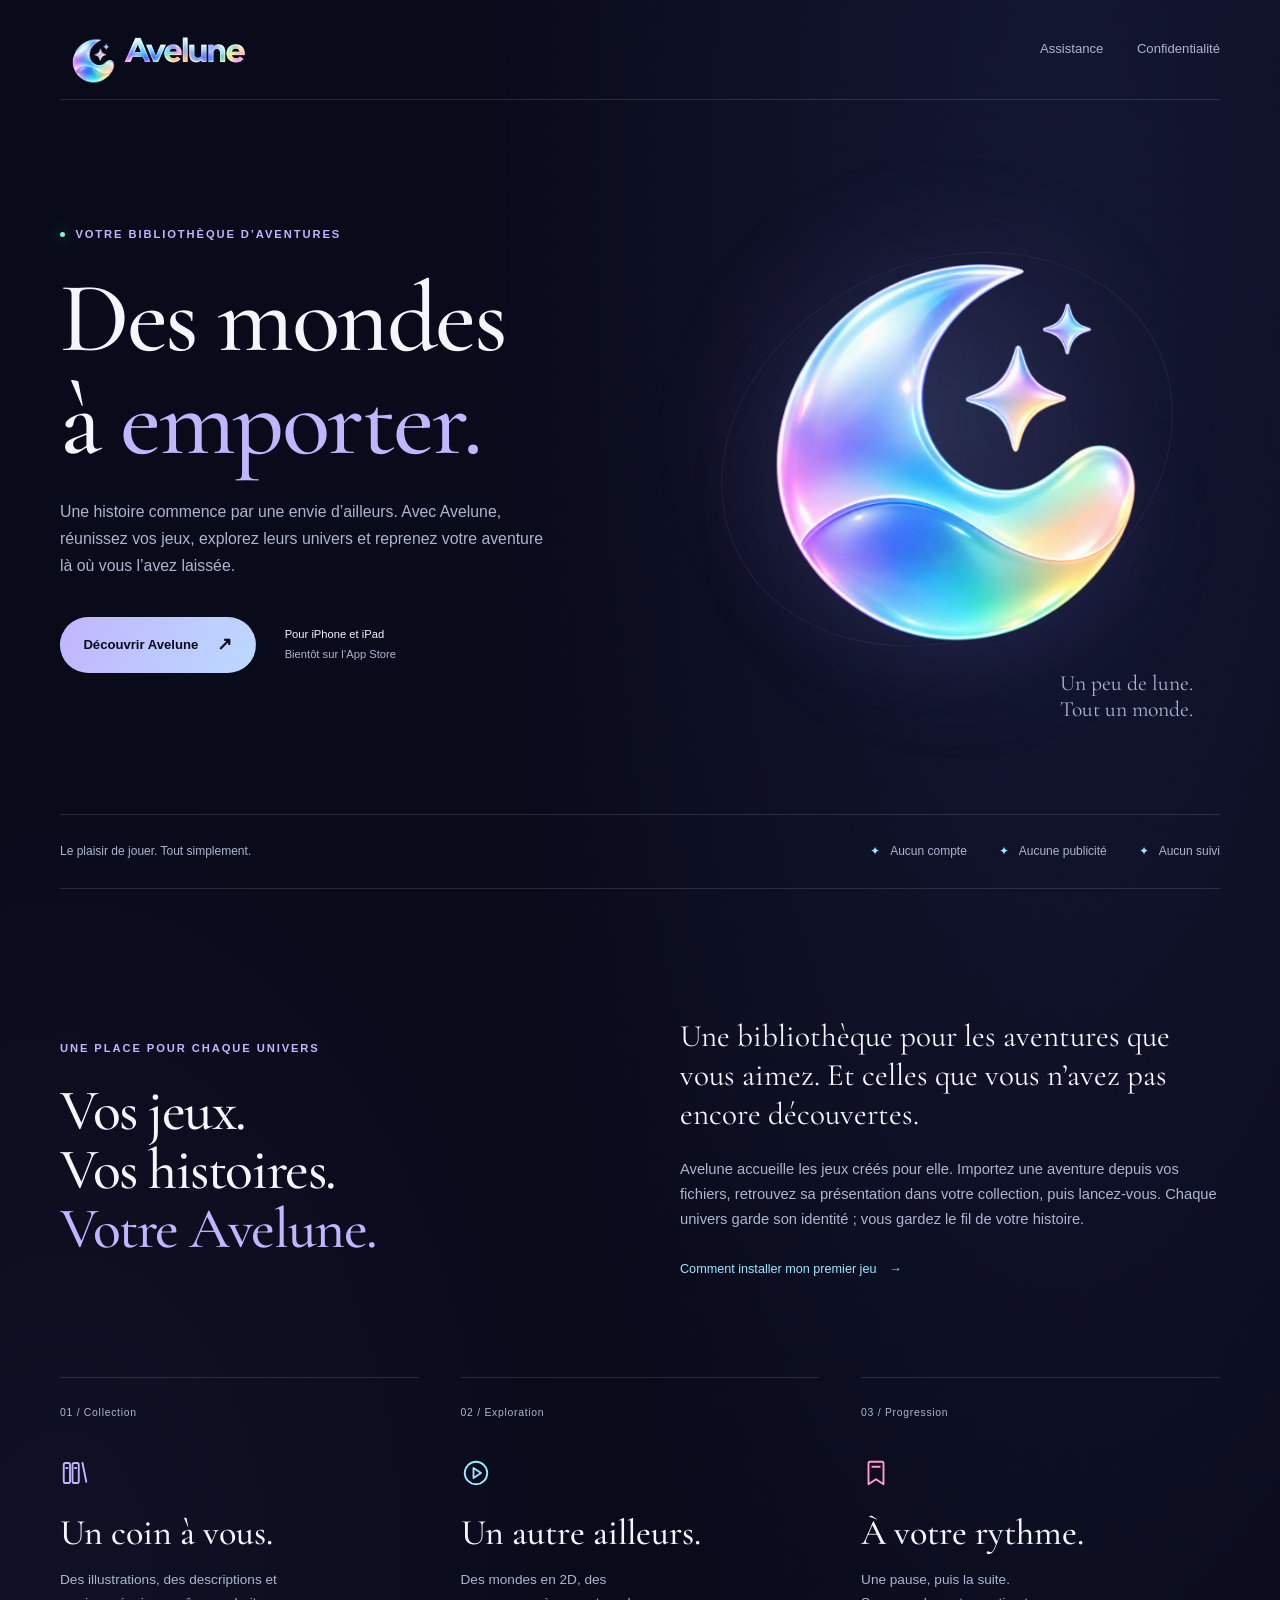
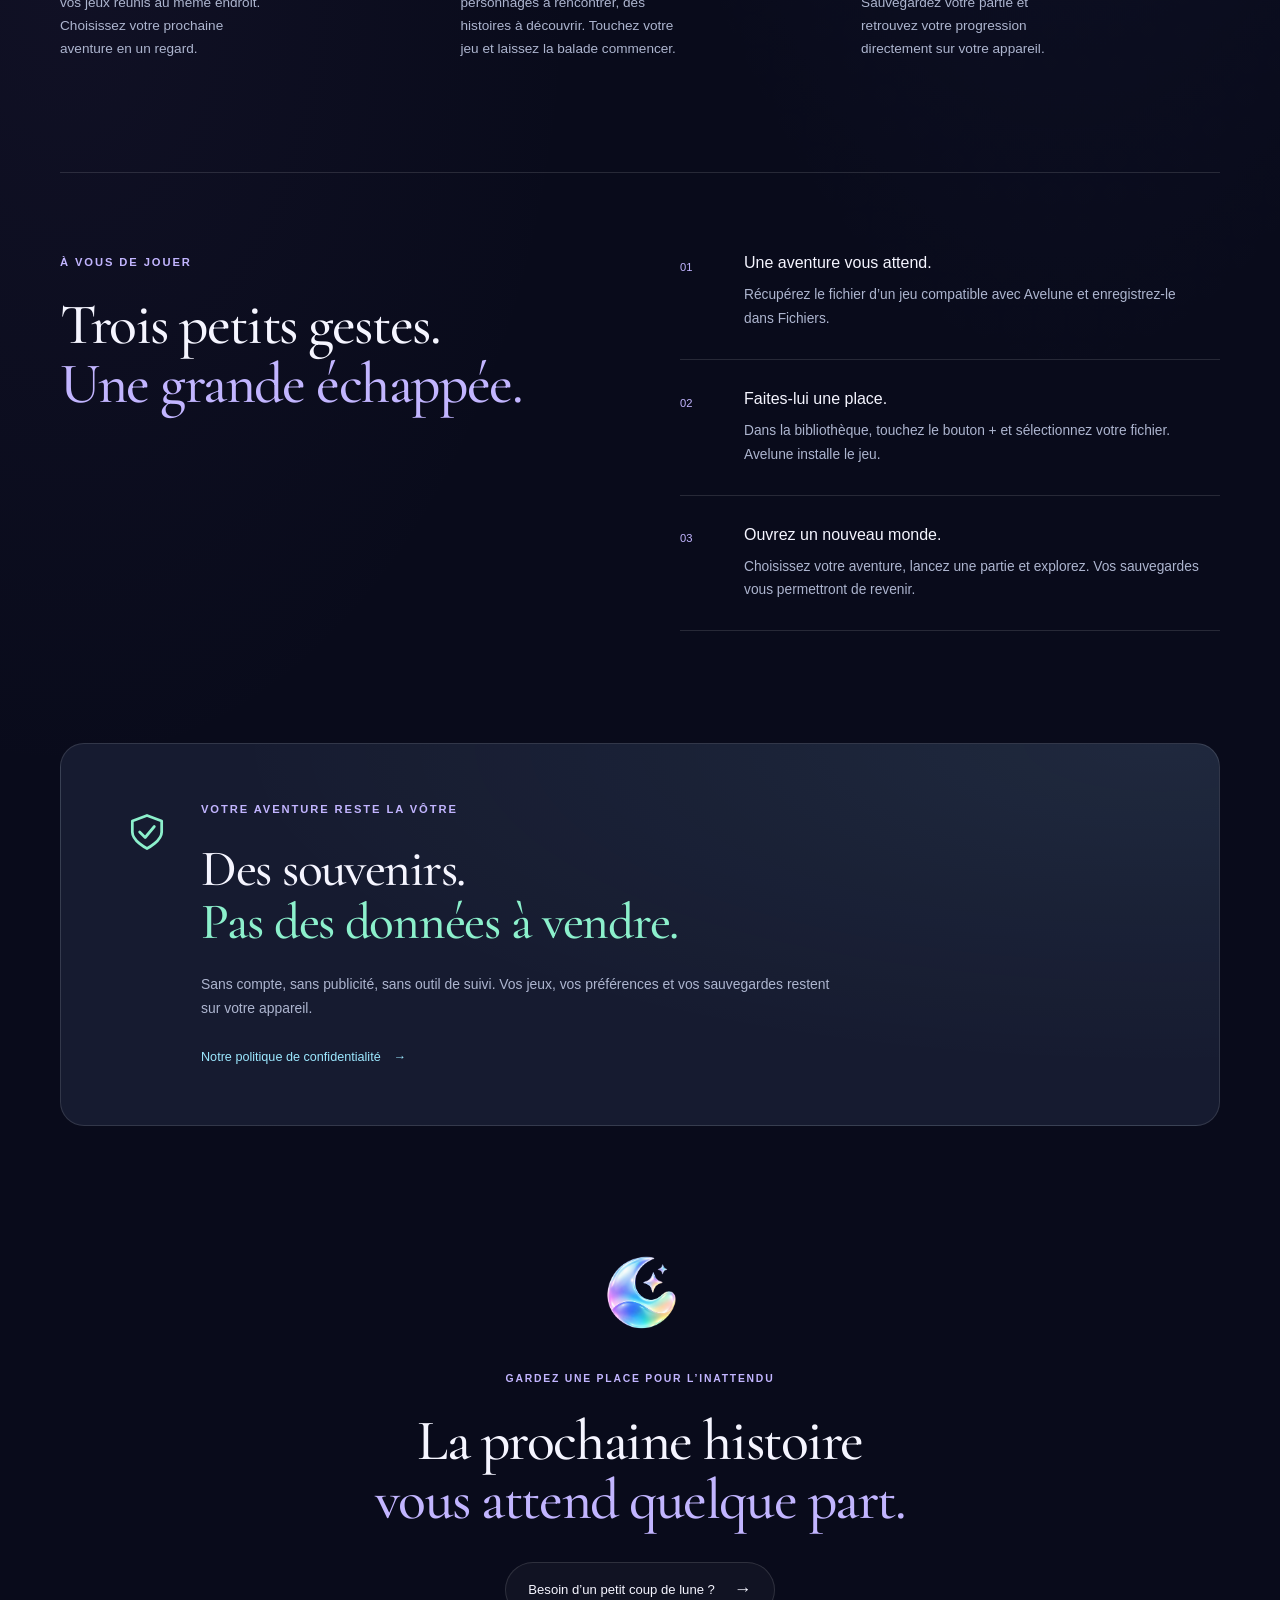
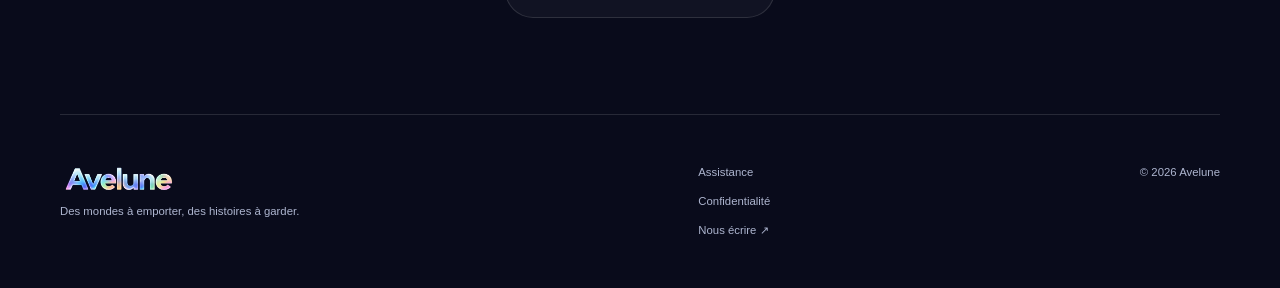
<file: index.html>
<!doctype html>
<html lang="fr">
  <head>
    <meta charset="utf-8">
    <meta name="viewport" content="width=device-width, initial-scale=1">
    <meta name="theme-color" content="#090b1b">
    <meta name="description" content="Vos aventures, réunies dans Avelune. Importez vos jeux, explorez leurs univers et retrouvez votre progression sur iPhone et iPad.">
    <meta property="og:type" content="website">
    <meta property="og:locale" content="fr_FR">
    <meta property="og:site_name" content="Avelune">
    <meta property="og:title" content="Avelune — Des mondes à emporter">
    <meta property="og:description" content="Une bibliothèque pour vos jeux. Une porte ouverte sur leurs univers. Découvrez Avelune sur iPhone et iPad.">
    <meta property="og:url" content="https://yoahnl.github.io/avelune/">
    <meta property="og:image" content="https://yoahnl.github.io/avelune/assets/brand/avelune-moon.png">
    <meta property="og:image:width" content="1254">
    <meta property="og:image:height" content="1254">
    <meta property="og:image:alt" content="La lune irisée et les étoiles d’Avelune">
    <meta name="twitter:card" content="summary_large_image">
    <meta name="twitter:title" content="Avelune — Des mondes à emporter">
    <meta name="twitter:description" content="Vos jeux, vos histoires, votre bibliothèque. Sur iPhone et iPad.">
    <meta name="twitter:image" content="https://yoahnl.github.io/avelune/assets/brand/avelune-moon.png">
    <link rel="canonical" href="https://yoahnl.github.io/avelune/">
    <link rel="icon" type="image/png" href="assets/brand/avelune-moon.png">
    <link rel="apple-touch-icon" href="assets/brand/avelune-moon.png">
    <link rel="preload" href="assets/fonts/cormorant-garamond-variable.ttf" as="font" type="font/ttf" crossorigin>
    <link rel="stylesheet" href="assets/site.css">
    <title>Avelune — Des mondes à emporter</title>
  </head>
  <body>
    <a class="skip-link" href="#contenu">Aller au contenu</a>
    <div class="site-shell">
      <header class="site-header">
        <a class="brand" href="./" aria-label="Avelune — Accueil">
          <span class="brand-symbol"><img src="assets/brand/avelune-moon.png" alt="" width="1254" height="1254"></span>
          <img class="brand-wordmark" src="assets/brand/avelune-wordmark.png" alt="" width="2172" height="724">
        </a>
        <nav class="site-nav" aria-label="Navigation principale">
          <a href="support/">Assistance</a>
          <a href="privacy/">Confidentialité</a>
        </nav>
      </header>

      <main id="contenu" tabindex="-1">
        <section class="hero section-wrap" aria-labelledby="hero-title">
          <div class="hero-copy">
            <p class="eyebrow"><span class="status-dot" aria-hidden="true"></span>Votre bibliothèque d’aventures</p>
            <h1 id="hero-title">Des mondes<br>à <em>emporter.</em></h1>
            <p class="hero-lead">Une histoire commence par une envie d’ailleurs. Avec Avelune, réunissez vos jeux, explorez leurs univers et reprenez votre aventure là où vous l’avez laissée.</p>
            <div class="hero-actions">
              <a class="primary-link" href="#decouvrir">Découvrir Avelune <span aria-hidden="true">↗</span></a>
              <span class="availability">Pour iPhone et iPad<br><span>Bientôt sur l’App Store</span></span>
            </div>
          </div>
          <div class="hero-visual" aria-hidden="true">
            <div class="moon-halo"></div>
            <div class="moon-orbit"></div>
            <img class="hero-moon" src="assets/brand/avelune-moon.png" alt="" width="1254" height="1254" fetchpriority="high">
            <span class="visual-caption">Un peu de lune.<br>Tout un monde.</span>
          </div>
        </section>

        <div class="reassurance section-wrap">
          <p>Le plaisir de jouer. Tout simplement.</p>
          <ul aria-label="Caractéristiques principales">
            <li><span aria-hidden="true">✦</span> Aucun compte</li>
            <li><span aria-hidden="true">✦</span> Aucune publicité</li>
            <li><span aria-hidden="true">✦</span> Aucun suivi</li>
          </ul>
        </div>

        <section class="intro section-wrap" id="decouvrir" aria-labelledby="intro-title">
          <div class="section-heading">
            <p class="eyebrow">Une place pour chaque univers</p>
            <h2 id="intro-title">Vos jeux.<br>Vos histoires.<br><em>Votre Avelune.</em></h2>
          </div>
          <div class="intro-copy">
            <p class="large-copy">Une bibliothèque pour les aventures que vous aimez. Et celles que vous n’avez pas encore découvertes.</p>
            <p>Avelune accueille les jeux créés pour elle. Importez une aventure depuis vos fichiers, retrouvez sa présentation dans votre collection, puis lancez-vous. Chaque univers garde son identité ; vous gardez le fil de votre histoire.</p>
            <a class="text-link" href="support/">Comment installer mon premier jeu <span aria-hidden="true">→</span></a>
          </div>
        </section>

        <section class="features section-wrap" aria-label="L’expérience Avelune">
          <article class="feature">
            <span class="feature-number">01 / Collection</span>
            <svg class="feature-icon" width="30" height="30" aria-hidden="true"><use href="assets/ui-icons.svg#library"></use></svg>
            <h3>Un coin à vous.</h3>
            <p>Des illustrations, des descriptions et vos jeux réunis au même endroit. Choisissez votre prochaine aventure en un regard.</p>
          </article>
          <article class="feature">
            <span class="feature-number">02 / Exploration</span>
            <svg class="feature-icon" width="30" height="30" aria-hidden="true"><use href="assets/ui-icons.svg#play"></use></svg>
            <h3>Un autre ailleurs.</h3>
            <p>Des mondes en 2D, des personnages à rencontrer, des histoires à découvrir. Touchez votre jeu et laissez la balade commencer.</p>
          </article>
          <article class="feature">
            <span class="feature-number">03 / Progression</span>
            <svg class="feature-icon" width="30" height="30" aria-hidden="true"><use href="assets/ui-icons.svg#bookmark"></use></svg>
            <h3>À votre rythme.</h3>
            <p>Une pause, puis la suite. Sauvegardez votre partie et retrouvez votre progression directement sur votre appareil.</p>
          </article>
        </section>

        <section class="steps section-wrap" aria-labelledby="steps-title">
          <div class="section-heading">
            <p class="eyebrow">À vous de jouer</p>
            <h2 id="steps-title">Trois petits gestes.<br><em>Une grande échappée.</em></h2>
          </div>
          <ol class="step-list">
            <li><span>01</span><div><h3>Une aventure vous attend.</h3><p>Récupérez le fichier d’un jeu compatible avec Avelune et enregistrez-le dans Fichiers.</p></div></li>
            <li><span>02</span><div><h3>Faites-lui une place.</h3><p>Dans la bibliothèque, touchez le bouton + et sélectionnez votre fichier. Avelune installe le jeu.</p></div></li>
            <li><span>03</span><div><h3>Ouvrez un nouveau monde.</h3><p>Choisissez votre aventure, lancez une partie et explorez. Vos sauvegardes vous permettront de revenir.</p></div></li>
          </ol>
        </section>

        <section class="privacy-promise section-wrap" aria-labelledby="privacy-title">
          <svg class="promise-icon" width="44" height="44" aria-hidden="true"><use href="assets/ui-icons.svg#shield"></use></svg>
          <div>
            <p class="eyebrow">Votre aventure reste la vôtre</p>
            <h2 id="privacy-title">Des souvenirs.<br><em>Pas des données à vendre.</em></h2>
            <p>Sans compte, sans publicité, sans outil de suivi. Vos jeux, vos préférences et vos sauvegardes restent sur votre appareil.</p>
            <a class="text-link" href="privacy/">Notre politique de confidentialité <span aria-hidden="true">→</span></a>
          </div>
        </section>

        <section class="closing section-wrap" aria-labelledby="closing-title">
          <img src="assets/brand/avelune-moon.png" alt="" width="1254" height="1254" loading="lazy">
          <p class="eyebrow">Gardez une place pour l’inattendu</p>
          <h2 id="closing-title">La prochaine histoire<br><em>vous attend quelque part.</em></h2>
          <a class="outline-link" href="support/">Besoin d’un petit coup de lune ? <span aria-hidden="true">→</span></a>
        </section>
      </main>

      <footer class="site-footer section-wrap">
        <div><a class="footer-brand" href="./" aria-label="Avelune — Accueil"><img src="assets/brand/avelune-wordmark.png" alt="Avelune" width="2172" height="724" loading="lazy"></a><p>Des mondes à emporter, des histoires à garder.</p></div>
        <nav aria-label="Navigation de pied de page"><a href="support/">Assistance</a><a href="privacy/">Confidentialité</a><a href="mailto:yoahn.l@me.com">Nous écrire <span aria-hidden="true">↗</span></a></nav>
        <p class="copyright">© 2026 Avelune</p>
      </footer>
    </div>
  </body>
</html>
</file>
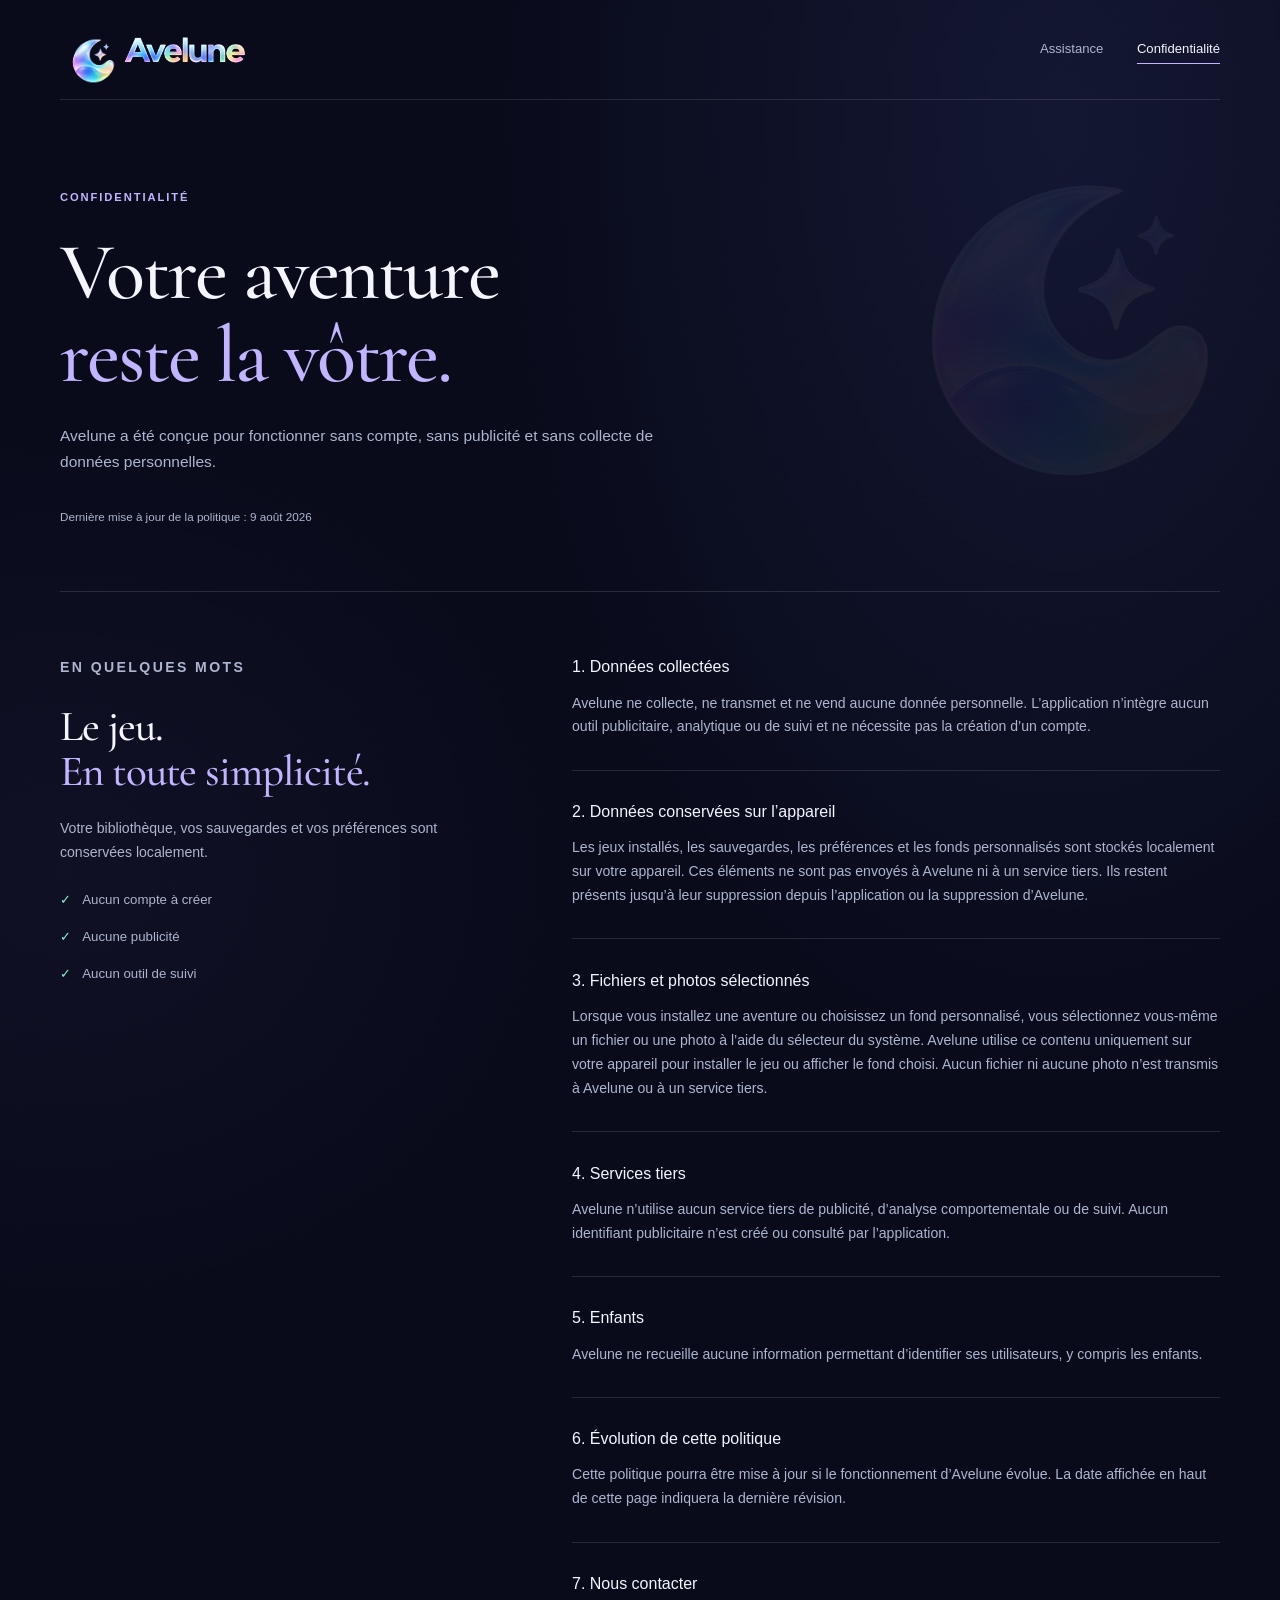
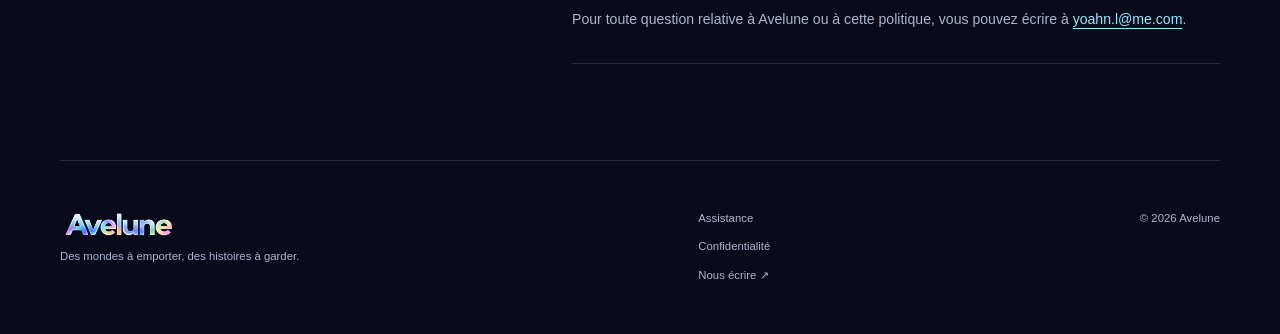
<file: privacy/index.html>
<!doctype html>
<html lang="fr">
  <head>
    <meta charset="utf-8">
    <meta name="viewport" content="width=device-width, initial-scale=1">
    <meta name="theme-color" content="#090b1b">
    <meta name="description" content="La politique de confidentialité d’Avelune : vos jeux, vos préférences et vos sauvegardes restent sur votre appareil.">
    <meta property="og:type" content="website">
    <meta property="og:locale" content="fr_FR">
    <meta property="og:site_name" content="Avelune">
    <meta property="og:title" content="Confidentialité · Avelune">
    <meta property="og:description" content="La politique de confidentialité d’Avelune : vos jeux, vos préférences et vos sauvegardes restent sur votre appareil.">
    <meta property="og:url" content="https://yoahnl.github.io/avelune/privacy/">
    <meta property="og:image" content="https://yoahnl.github.io/avelune/assets/brand/avelune-moon.png">
    <meta property="og:image:width" content="1254">
    <meta property="og:image:height" content="1254">
    <meta property="og:image:alt" content="La lune irisée et les étoiles d’Avelune">
    <meta name="twitter:card" content="summary_large_image">
    <meta name="twitter:image" content="https://yoahnl.github.io/avelune/assets/brand/avelune-moon.png">
    <link rel="canonical" href="https://yoahnl.github.io/avelune/privacy/">
    <link rel="icon" type="image/png" href="../assets/brand/avelune-moon.png">
    <link rel="apple-touch-icon" href="../assets/brand/avelune-moon.png">
    <link rel="preload" href="../assets/fonts/cormorant-garamond-variable.ttf" as="font" type="font/ttf" crossorigin>
    <link rel="stylesheet" href="../assets/site.css">
    <title>Confidentialité · Avelune</title>
  </head>
  <body>
    <a class="skip-link" href="#contenu">Aller au contenu</a>
    <div class="site-shell">
      <header class="site-header">
        <a class="brand" href="../" aria-label="Avelune — Accueil">
          <span class="brand-symbol"><img src="../assets/brand/avelune-moon.png" alt="" width="1254" height="1254"></span>
          <img class="brand-wordmark" src="../assets/brand/avelune-wordmark.png" alt="" width="2172" height="724">
        </a>
        <nav class="site-nav" aria-label="Navigation principale">
          <a href="../support/">Assistance</a>
          <a href="./" aria-current="page">Confidentialité</a>
        </nav>
      </header>
      <main id="contenu" tabindex="-1">
        <section class="page-hero section-wrap">
          <p class="eyebrow">Confidentialité</p>
          <h1>Votre aventure<br><em>reste la vôtre.</em></h1>
          <p>Avelune a été conçue pour fonctionner sans compte, sans publicité et sans collecte de données personnelles.</p>
          <p class="updated">Dernière mise à jour de la politique : 9 août 2026</p>
        </section>
        <article class="legal-content section-wrap" aria-label="Politique de confidentialité">
          <aside class="legal-summary">
            <p class="eyebrow">En quelques mots</p>
            <h2>Le jeu.<br><em>En toute simplicité.</em></h2>
            <p>Votre bibliothèque, vos sauvegardes et vos préférences sont conservées localement.</p>
            <ul><li>Aucun compte à créer</li><li>Aucune publicité</li><li>Aucun outil de suivi</li></ul>
          </aside>
          <div class="legal-sections">
          <section>
            <h2>1. Données collectées</h2>
            <p>Avelune ne collecte, ne transmet et ne vend aucune donnée personnelle. L’application n’intègre aucun outil publicitaire, analytique ou de suivi et ne nécessite pas la création d’un compte.</p>
          </section>
          <section>
            <h2>2. Données conservées sur l’appareil</h2>
            <p>Les jeux installés, les sauvegardes, les préférences et les fonds personnalisés sont stockés localement sur votre appareil. Ces éléments ne sont pas envoyés à Avelune ni à un service tiers. Ils restent présents jusqu’à leur suppression depuis l’application ou la suppression d’Avelune.</p>
          </section>
          <section>
            <h2>3. Fichiers et photos sélectionnés</h2>
            <p>Lorsque vous installez une aventure ou choisissez un fond personnalisé, vous sélectionnez vous-même un fichier ou une photo à l’aide du sélecteur du système. Avelune utilise ce contenu uniquement sur votre appareil pour installer le jeu ou afficher le fond choisi. Aucun fichier ni aucune photo n’est transmis à Avelune ou à un service tiers.</p>
          </section>
          <section>
            <h2>4. Services tiers</h2>
            <p>Avelune n’utilise aucun service tiers de publicité, d’analyse comportementale ou de suivi. Aucun identifiant publicitaire n’est créé ou consulté par l’application.</p>
          </section>
          <section>
            <h2>5. Enfants</h2>
            <p>Avelune ne recueille aucune information permettant d’identifier ses utilisateurs, y compris les enfants.</p>
          </section>
          <section>
            <h2>6. Évolution de cette politique</h2>
            <p>Cette politique pourra être mise à jour si le fonctionnement d’Avelune évolue. La date affichée en haut de cette page indiquera la dernière révision.</p>
          </section>
          <section>
            <h2>7. Nous contacter</h2>
            <p>Pour toute question relative à Avelune ou à cette politique, vous pouvez écrire à <a href="mailto:yoahn.l@me.com">yoahn.l@me.com</a>.</p>
          </section>
                  </div>
        </article>
      </main>
      <footer class="site-footer section-wrap">
        <div><a class="footer-brand" href="../" aria-label="Avelune — Accueil"><img src="../assets/brand/avelune-wordmark.png" alt="Avelune" width="2172" height="724" loading="lazy"></a><p>Des mondes à emporter, des histoires à garder.</p></div>
        <nav aria-label="Navigation de pied de page"><a href="../support/">Assistance</a><a href="../privacy/">Confidentialité</a><a href="mailto:yoahn.l@me.com">Nous écrire <span aria-hidden="true">↗</span></a></nav>
        <p class="copyright">© 2026 Avelune</p>
      </footer>
    </div>
  </body>
</html>
</file>
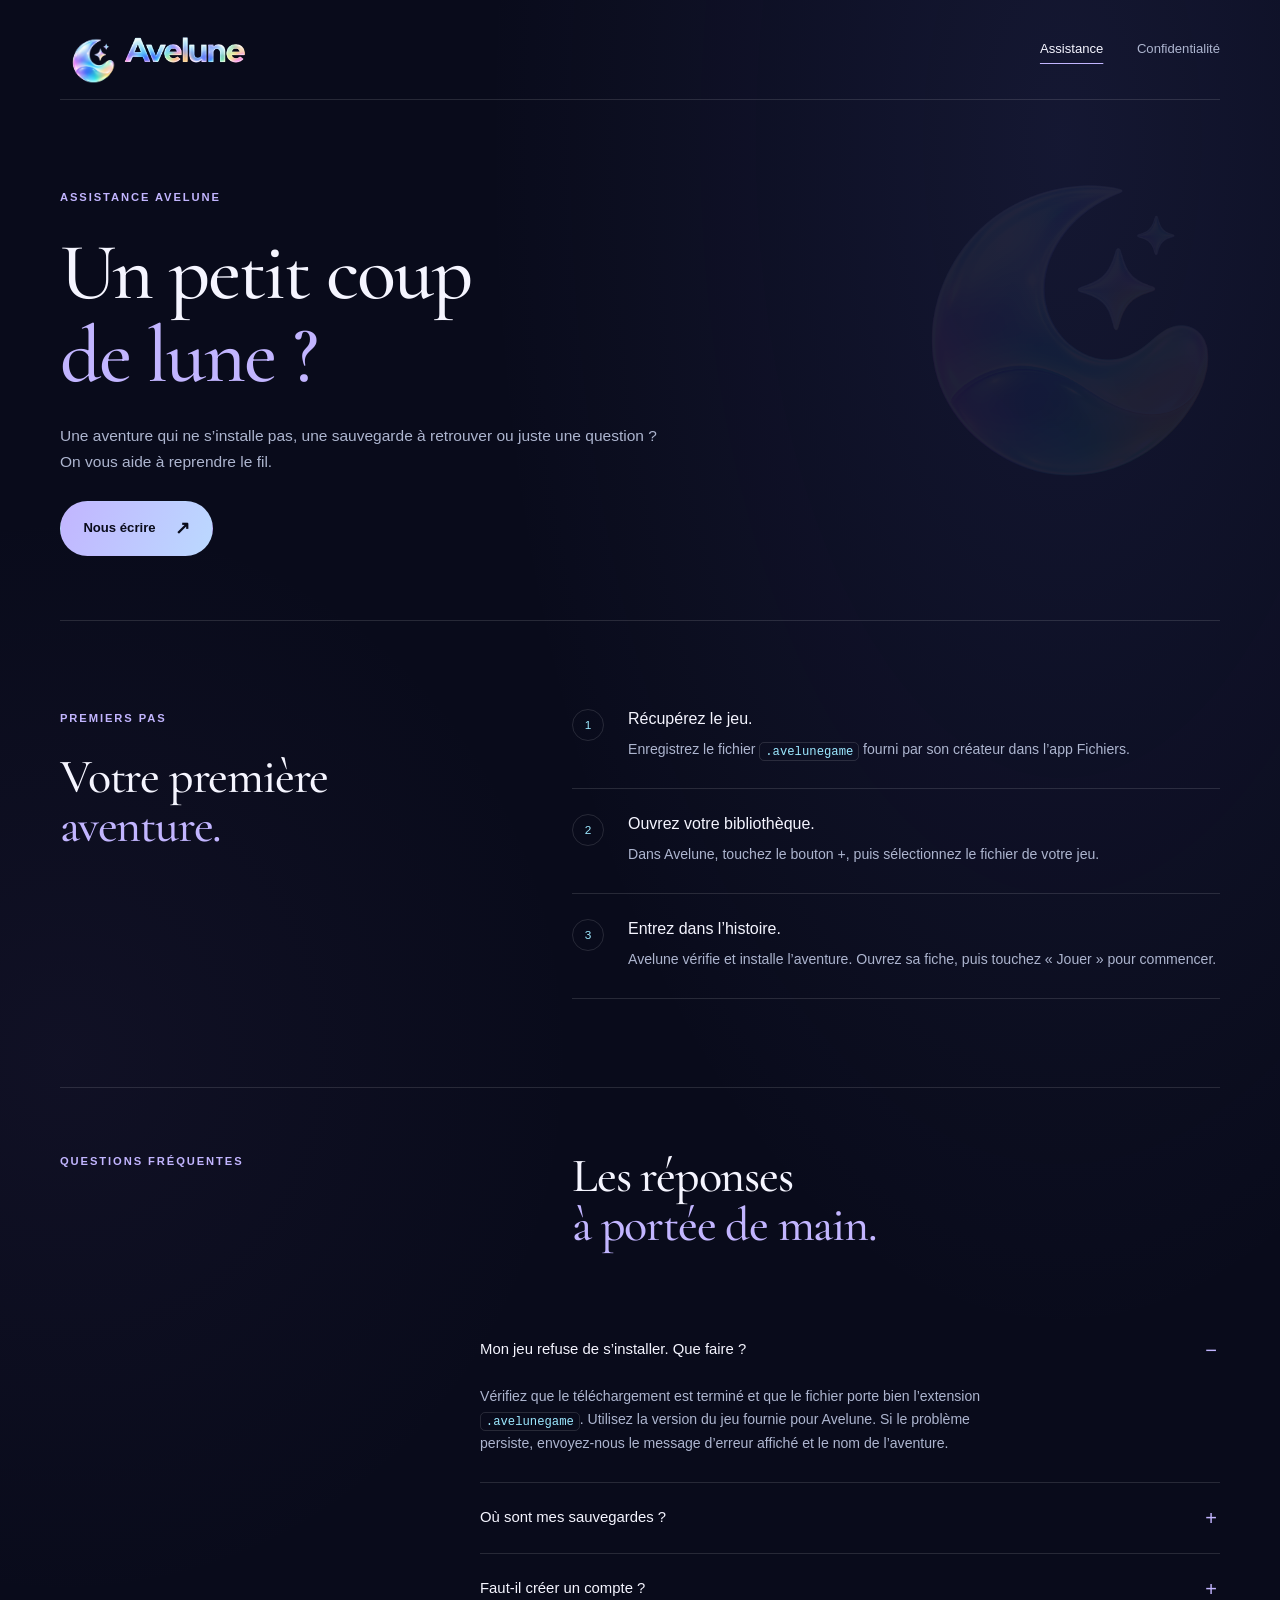
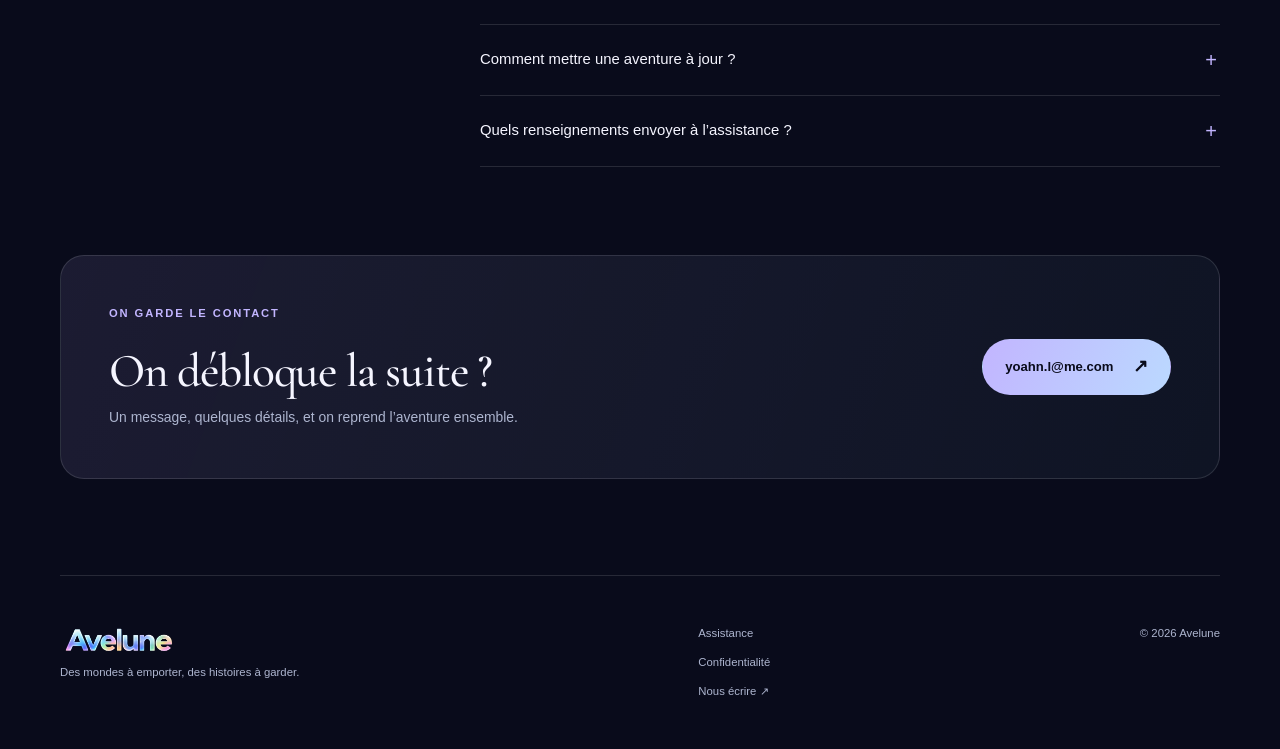
<file: support/index.html>
<!doctype html>
<html lang="fr">
  <head>
    <meta charset="utf-8">
    <meta name="viewport" content="width=device-width, initial-scale=1">
    <meta name="theme-color" content="#090b1b">
    <meta name="description" content="Un coup de main pour installer une aventure, retrouver vos sauvegardes et profiter d’Avelune sur iPhone et iPad.">
    <meta property="og:type" content="website">
    <meta property="og:locale" content="fr_FR">
    <meta property="og:site_name" content="Avelune">
    <meta property="og:title" content="Assistance · Avelune">
    <meta property="og:description" content="Un coup de main pour installer une aventure, retrouver vos sauvegardes et profiter d’Avelune sur iPhone et iPad.">
    <meta property="og:url" content="https://yoahnl.github.io/avelune/support/">
    <meta property="og:image" content="https://yoahnl.github.io/avelune/assets/brand/avelune-moon.png">
    <meta property="og:image:width" content="1254">
    <meta property="og:image:height" content="1254">
    <meta property="og:image:alt" content="La lune irisée et les étoiles d’Avelune">
    <meta name="twitter:card" content="summary_large_image">
    <meta name="twitter:image" content="https://yoahnl.github.io/avelune/assets/brand/avelune-moon.png">
    <link rel="canonical" href="https://yoahnl.github.io/avelune/support/">
    <link rel="icon" type="image/png" href="../assets/brand/avelune-moon.png">
    <link rel="apple-touch-icon" href="../assets/brand/avelune-moon.png">
    <link rel="preload" href="../assets/fonts/cormorant-garamond-variable.ttf" as="font" type="font/ttf" crossorigin>
    <link rel="stylesheet" href="../assets/site.css">
    <title>Assistance · Avelune</title>
  </head>
  <body>
    <a class="skip-link" href="#contenu">Aller au contenu</a>
    <div class="site-shell">
      <header class="site-header">
        <a class="brand" href="../" aria-label="Avelune — Accueil">
          <span class="brand-symbol"><img src="../assets/brand/avelune-moon.png" alt="" width="1254" height="1254"></span>
          <img class="brand-wordmark" src="../assets/brand/avelune-wordmark.png" alt="" width="2172" height="724">
        </a>
        <nav class="site-nav" aria-label="Navigation principale">
          <a href="./" aria-current="page">Assistance</a>
          <a href="../privacy/">Confidentialité</a>
        </nav>
      </header>
      <main id="contenu" tabindex="-1">
        <section class="page-hero section-wrap">
          <p class="eyebrow">Assistance Avelune</p>
          <h1>Un petit coup<br><em>de lune ?</em></h1>
          <p>Une aventure qui ne s’installe pas, une sauvegarde à retrouver ou juste une question ? On vous aide à reprendre le fil.</p>
          <a class="primary-link" href="mailto:yoahn.l@me.com?subject=Assistance%20Avelune">Nous écrire <span aria-hidden="true">↗</span></a>
        </section>

        <section class="support-layout section-wrap" aria-labelledby="first-steps">
          <div class="content-heading">
            <p class="eyebrow">Premiers pas</p>
            <h2 id="first-steps">Votre première<br><em>aventure.</em></h2>
          </div>
          <ol class="instruction-list">
            <li><span>1</span><div><h3>Récupérez le jeu.</h3><p>Enregistrez le fichier <code>.avelunegame</code> fourni par son créateur dans l’app Fichiers.</p></div></li>
            <li><span>2</span><div><h3>Ouvrez votre bibliothèque.</h3><p>Dans Avelune, touchez le bouton +, puis sélectionnez le fichier de votre jeu.</p></div></li>
            <li><span>3</span><div><h3>Entrez dans l’histoire.</h3><p>Avelune vérifie et installe l’aventure. Ouvrez sa fiche, puis touchez « Jouer » pour commencer.</p></div></li>
          </ol>
        </section>

        <section class="faq section-wrap" aria-labelledby="faq-title">
          <div class="section-heading">
            <p class="eyebrow">Questions fréquentes</p>
            <h2 id="faq-title">Les réponses<br><em>à portée de main.</em></h2>
          </div>
          <div class="faq-list">
            <details open><summary>Mon jeu refuse de s’installer. Que faire ?</summary><p>Vérifiez que le téléchargement est terminé et que le fichier porte bien l’extension <code>.avelunegame</code>. Utilisez la version du jeu fournie pour Avelune. Si le problème persiste, envoyez-nous le message d’erreur affiché et le nom de l’aventure.</p></details>
            <details><summary>Où sont mes sauvegardes ?</summary><p>Elles sont conservées sur votre appareil. Depuis l’accueil du jeu, « Continuer » reprend la dernière partie ; « Charger » permet de retrouver une sauvegarde. Pensez à sauvegarder depuis le menu de votre aventure avant de la quitter. Supprimer Avelune peut aussi supprimer ses données locales.</p></details>
            <details><summary>Faut-il créer un compte ?</summary><p>Non. Avelune fonctionne sans inscription ni connexion à un compte. Votre bibliothèque et votre progression restent sur votre appareil.</p></details>
            <details><summary>Comment mettre une aventure à jour ?</summary><p>Récupérez le nouveau fichier fourni par le créateur, puis importez-le avec le bouton + de la bibliothèque. Avelune vérifie le paquet avant l’installation. Si une incompatibilité est signalée, contactez le créateur du jeu ou notre assistance avec le message affiché.</p></details>
            <details><summary>Quels renseignements envoyer à l’assistance ?</summary><p>Indiquez votre modèle d’iPhone ou d’iPad, votre version d’iOS ou d’iPadOS, la version d’Avelune et le nom du jeu concerné. Décrivez les étapes qui provoquent le problème et joignez, si possible, une capture du message d’erreur.</p></details>
          </div>
        </section>

        <section class="contact-card section-wrap">
          <div><p class="eyebrow">On garde le contact</p><h2>On débloque la suite ?</h2><p>Un message, quelques détails, et on reprend l’aventure ensemble.</p></div>
          <a class="primary-link" href="mailto:yoahn.l@me.com?subject=Assistance%20Avelune">yoahn.l@me.com <span aria-hidden="true">↗</span></a>
        </section>
      </main>
      <footer class="site-footer section-wrap">
        <div><a class="footer-brand" href="../" aria-label="Avelune — Accueil"><img src="../assets/brand/avelune-wordmark.png" alt="Avelune" width="2172" height="724" loading="lazy"></a><p>Des mondes à emporter, des histoires à garder.</p></div>
        <nav aria-label="Navigation de pied de page"><a href="../support/">Assistance</a><a href="../privacy/">Confidentialité</a><a href="mailto:yoahn.l@me.com">Nous écrire <span aria-hidden="true">↗</span></a></nav>
        <p class="copyright">© 2026 Avelune</p>
      </footer>
    </div>
  </body>
</html>
</file>
<file: assets/site.css>
@font-face {
  font-family: "Cormorant Garamond";
  src: url("fonts/cormorant-garamond-variable.ttf") format("truetype");
  font-style: normal;
  font-weight: 300 700;
  font-display: swap;
}

:root {
  color-scheme: dark;
  --night: #090b1b;
  --surface: #161b30;
  --raised: #1f243d;
  --ink: #f5f5ff;
  --muted: #adb5cf;
  --lilac: #c2b5ff;
  --cyan: #9ce8ff;
  --rose: #ff9ecc;
  --mint: #8cf0cc;
  --line: rgba(255, 255, 255, 0.12);
  --display: "Cormorant Garamond", Georgia, serif;
  --body: -apple-system, BlinkMacSystemFont, "Segoe UI", sans-serif;
}

* { box-sizing: border-box; }
html { scroll-behavior: smooth; scroll-padding-top: 7rem; }
body { margin: 0; color: var(--ink); background: var(--night); font-family: var(--body); line-height: 1.7; -webkit-font-smoothing: antialiased; }
a { color: inherit; text-decoration: none; -webkit-tap-highlight-color: transparent; }
img { display: block; max-width: 100%; height: auto; }
svg { fill: none; stroke: currentColor; stroke-width: 1.5; stroke-linecap: round; stroke-linejoin: round; }
h1, h2, h3, p { margin-top: 0; }
h1, h2, h3 { text-wrap: balance; }
h1, h2 { font-family: var(--display); font-weight: 500; line-height: 1.03; letter-spacing: -0.025em; }
h1 { margin-bottom: 1.6rem; font-size: clamp(4.5rem, 7.8vw, 7.6rem); }
h2 { margin-bottom: 1.5rem; font-size: clamp(2.9rem, 4.5vw, 4.6rem); }
h3 { line-height: 1.2; }
em { color: var(--lilac); font-style: normal; }
p { text-wrap: pretty; }
::selection { background: var(--lilac); color: var(--night); }
:focus-visible { outline: 2px solid var(--cyan); outline-offset: 5px; }
main:focus { outline: none; }
.site-shell { overflow: clip; background: radial-gradient(ellipse at 83% 6%, rgba(103, 111, 218, 0.12), transparent 36rem), radial-gradient(ellipse at 5% 45%, rgba(105, 83, 154, 0.08), transparent 32rem); }
.section-wrap { width: min(1160px, calc(100% - 5rem)); margin-inline: auto; }
.skip-link { position: fixed; z-index: 100; top: 1rem; left: 1rem; padding: 0.7rem 1.2rem; border-radius: 10px; color: var(--night); background: var(--cyan); transform: translateY(-180%); }
.skip-link:focus { transform: translateY(0); }
.site-header { position: relative; z-index: 10; display: flex; align-items: center; justify-content: space-between; width: min(1160px, calc(100% - 5rem)); min-height: 100px; margin-inline: auto; border-bottom: 1px solid var(--line); }
.brand { display: flex; align-items: center; gap: 0.15rem; }
.brand-symbol { display: grid; width: 44px; height: 44px; place-items: center; }
.brand-symbol img { width: 65px; max-width: none; }
.brand-wordmark { width: 158px; }
.site-nav { display: flex; align-items: center; gap: 2.1rem; color: var(--muted); font-size: 0.82rem; }
.site-nav a { padding-block: 0.8rem; }
.site-nav a:hover, .site-nav a[aria-current="page"], .site-footer a:hover { color: var(--ink); }
.site-nav a[aria-current="page"] { text-decoration: underline; text-decoration-color: var(--lilac); text-underline-offset: 0.6rem; }
.eyebrow { margin-bottom: 1.5rem; color: var(--lilac); font-size: 0.7rem; font-weight: 600; letter-spacing: 0.17em; text-transform: uppercase; }
.hero { position: relative; display: grid; grid-template-columns: 1.1fr 1fr; align-items: center; gap: 1rem; min-height: 670px; padding-block: 4rem 5rem; }
.hero-copy { position: relative; z-index: 2; }
.hero .eyebrow { display: flex; align-items: center; gap: 0.65rem; }
.status-dot { width: 5px; height: 5px; border-radius: 50%; background: var(--mint); box-shadow: 0 0 14px rgba(140, 240, 204, 0.6); }
.hero-lead { max-width: 31rem; margin-bottom: 2.3rem; color: var(--muted); font-size: 0.99rem; }
.hero-actions { display: flex; align-items: center; gap: 1.8rem; }
.primary-link, .outline-link { display: inline-flex; align-items: center; justify-content: center; gap: 1.2rem; min-height: 49px; padding: 0.75rem 1.4rem; border: 1px solid transparent; border-radius: 999px; font-size: 0.82rem; font-weight: 600; transition: transform 180ms ease, background 180ms ease, box-shadow 180ms ease; }
.primary-link { color: var(--night); background: linear-gradient(115deg, var(--lilac), #bbd9ff); }
.primary-link:hover { transform: translateY(-2px); box-shadow: 0 8px 30px rgba(194, 181, 255, 0.16); }
.primary-link span, .outline-link span { font-size: 1.1rem; }
.availability { color: var(--ink); font-size: 0.7rem; line-height: 1.75; }
.availability > span { color: var(--muted); }
.hero-visual { position: relative; display: grid; min-height: 510px; place-items: center; }
.hero-moon { position: relative; z-index: 1; width: 570px; max-width: 118%; filter: drop-shadow(0 35px 45px rgba(103, 110, 206, 0.12)); animation: moon-arrive 1.3s ease-out both; }
.moon-halo { position: absolute; width: 95%; aspect-ratio: 1; border-radius: 50%; background: radial-gradient(ellipse at 46% 45%, rgba(145, 171, 240, 0.17), rgba(122, 109, 184, 0.06) 42%, transparent 69%); filter: blur(25px); }
.moon-orbit { position: absolute; width: 86%; aspect-ratio: 1; border: 1px solid rgba(194, 181, 255, 0.09); border-radius: 50%; transform: rotate(-26deg) scaleY(0.8); }
.visual-caption { position: absolute; z-index: 2; right: 5%; bottom: 2%; color: var(--muted); font-family: var(--display); font-size: 1.35rem; line-height: 1.2; }
.reassurance { display: flex; justify-content: space-between; align-items: center; gap: 1.5rem; padding-block: 1.65rem; border-block: 1px solid var(--line); color: var(--muted); font-size: 0.75rem; }
.reassurance p { margin: 0; }
.reassurance ul { display: flex; flex-wrap: wrap; gap: 2rem; margin: 0; padding: 0; list-style: none; }
.reassurance li span { margin-right: 0.45rem; color: var(--cyan); }
.intro { display: grid; grid-template-columns: 1fr 1fr; align-items: center; gap: 5rem; padding-block: 8rem 4rem; }
.intro h2 { margin-bottom: 0; }
.intro-copy > p { color: var(--muted); font-size: 0.92rem; }
.intro-copy .large-copy { margin-bottom: 1.4rem; color: var(--ink); font-family: var(--display); font-size: 1.95rem; line-height: 1.25; }
.text-link { display: inline-flex; align-items: center; gap: 0.8rem; margin-top: 0.8rem; color: var(--cyan); font-size: 0.79rem; }
.text-link:hover { text-decoration: underline; text-underline-offset: 0.35rem; }
.features { display: grid; grid-template-columns: repeat(3, minmax(0, 1fr)); gap: 2.6rem; padding-block: 2rem 7rem; }
.feature { padding: 1.6rem 0 0; border-top: 1px solid var(--line); }
.feature-number { display: block; color: var(--muted); font-size: 0.65rem; letter-spacing: 0.07em; }
.feature-icon { display: block; margin-block: 2.3rem 1.4rem; color: var(--lilac); }
.feature:nth-child(2) .feature-icon { color: var(--cyan); }
.feature:nth-child(3) .feature-icon { color: var(--rose); }
.feature h3 { margin-bottom: 0.85rem; font-family: var(--display); font-weight: 500; font-size: 2.25rem; }
.feature p { max-width: 29ch; margin-bottom: 0; color: var(--muted); font-size: 0.85rem; }
.steps { display: grid; grid-template-columns: 1fr 1fr; align-items: start; gap: 5rem; padding-block: 5rem 7rem; border-top: 1px solid var(--line); }
.step-list { margin: 0; padding: 0; list-style: none; }
.step-list li { display: grid; grid-template-columns: 2.5rem 1fr; gap: 1.5rem; padding-block: 1.8rem; border-bottom: 1px solid var(--line); }
.step-list li:first-child { padding-top: 0; }
.step-list > li > span { padding-top: 0.3rem; color: var(--lilac); font-size: 0.7rem; }
.step-list h3 { margin-bottom: 0.7rem; font-size: 1rem; font-weight: 500; }
.step-list p { margin-bottom: 0; color: var(--muted); font-size: 0.86rem; }
.privacy-promise { position: relative; display: grid; grid-template-columns: auto 1fr; gap: 2rem; padding: 3.5rem 4rem; border: 1px solid var(--line); border-radius: 24px; background: radial-gradient(ellipse at 95% 0, rgba(156, 232, 255, 0.065), transparent 60%), var(--surface); }
.promise-icon { margin-top: 0.6rem; color: var(--mint); }
.privacy-promise h2 { font-size: clamp(2.7rem, 4vw, 4rem); }
.privacy-promise p:not(.eyebrow) { max-width: 40rem; color: var(--muted); font-size: 0.87rem; }
.privacy-promise em { color: var(--mint); }
.closing { display: grid; justify-items: center; padding-block: 7rem 6rem; text-align: center; }
.closing > img { width: 108px; margin-bottom: 1.5rem; }
.closing .eyebrow { font-size: 0.65rem; }
.closing h2 { margin-bottom: 2rem; }
.outline-link { border-color: var(--line); background: rgba(255, 255, 255, 0.035); font-weight: 400; }
.outline-link:hover { background: var(--raised); border-color: rgba(194, 181, 255, 0.4); }
.site-footer { display: grid; grid-template-columns: 1.5fr 1fr auto; gap: 3rem; align-items: start; padding-block: 2.5rem 3rem; border-top: 1px solid var(--line); color: var(--muted); font-size: 0.71rem; }
.footer-brand { display: block; width: 140px; margin-left: -0.7rem; }
.site-footer p { margin-bottom: 0; }
.site-footer nav { display: grid; gap: 0.6rem; padding-top: 0.5rem; }
.copyright { padding-top: 0.5rem; }
.page-hero { position: relative; isolation: isolate; padding-block: 5.5rem 4rem; border-bottom: 1px solid var(--line); }
.page-hero::after { position: absolute; top: 0.5rem; right: -4rem; z-index: -1; width: 440px; height: 440px; background: url("brand/avelune-moon.png") center / contain no-repeat; opacity: 0.06; content: ""; }
.page-hero h1 { max-width: 16ch; font-size: clamp(3.4rem, 6.3vw, 6rem); }
.page-hero > p:not(.eyebrow, .updated) { max-width: 38rem; color: var(--muted); font-size: 0.97rem; }
.page-hero .primary-link { margin-top: 0.6rem; }
.updated { margin-block: 2rem 0; color: var(--muted); font-size: 0.73rem; }
.support-layout { display: grid; grid-template-columns: 0.8fr 1.2fr; gap: 5rem; padding-block: 5.5rem; }
.support-layout .content-heading h2 { font-size: 3rem; }
.instruction-list { margin: 0; padding: 0; list-style: none; }
.instruction-list li { display: grid; grid-template-columns: 2.5rem 1fr; gap: 1rem; padding-block: 1.6rem; border-bottom: 1px solid var(--line); }
.instruction-list li:first-child { padding-top: 0; }
.instruction-list > li > span { display: grid; width: 32px; height: 32px; place-items: center; border: 1px solid var(--line); border-radius: 50%; color: var(--cyan); font-size: 0.74rem; }
.instruction-list h3 { margin-bottom: 0.6rem; font-size: 1rem; font-weight: 500; }
.instruction-list p { margin: 0; color: var(--muted); font-size: 0.88rem; }
code { padding: 0.1rem 0.3rem; border: 1px solid var(--line); border-radius: 5px; color: var(--cyan); font-family: ui-monospace, SFMono-Regular, Menlo, monospace; font-size: 0.87em; overflow-wrap: anywhere; }
.faq { padding-block: 4rem 5.5rem; border-top: 1px solid var(--line); }
.faq .section-heading { display: grid; grid-template-columns: 0.8fr 1.2fr; gap: 5rem; margin-bottom: 2.5rem; }
.faq .section-heading h2 { max-width: 19ch; font-size: 3rem; }
.faq-list { max-width: 740px; margin-left: auto; }
.faq-list details { border-bottom: 1px solid var(--line); }
.faq-list summary { position: relative; padding: 1.4rem 2rem 1.4rem 0; font-size: 0.93rem; font-weight: 500; list-style: none; cursor: pointer; }
.faq-list summary::-webkit-details-marker { display: none; }
.faq-list summary::after { position: absolute; right: 0.2rem; top: 1.15rem; color: var(--lilac); content: "+"; font-size: 1.25rem; font-weight: 300; }
.faq-list details[open] summary::after { content: "−"; }
.faq-list details > p { max-width: 66ch; margin-bottom: 1.6rem; color: var(--muted); font-size: 0.88rem; }
.contact-card { display: flex; align-items: center; justify-content: space-between; gap: 2rem; margin-bottom: 6rem; padding: 3rem; border: 1px solid var(--line); border-radius: 24px; background: linear-gradient(110deg, rgba(194, 181, 255, 0.1), rgba(156, 232, 255, 0.045)); }
.contact-card h2 { margin-bottom: 0.65rem; font-size: clamp(2.4rem, 3.7vw, 3.5rem); }
.contact-card p:last-child { margin-bottom: 0; color: var(--muted); font-size: 0.87rem; }
.contact-card .primary-link { flex-shrink: 0; }
.legal-content { display: grid; grid-template-columns: 0.8fr 1.2fr; align-items: start; gap: 5rem; padding-block: 4rem 6rem; }
.legal-summary { position: sticky; top: 2rem; }
.legal-summary h2 { font-size: 2.7rem; }
.legal-summary p { color: var(--muted); font-size: 0.88rem; }
.legal-summary ul { display: grid; gap: 0.9rem; margin: 1.5rem 0 0; padding: 0; list-style: none; color: var(--muted); font-size: 0.83rem; }
.legal-summary li::before { margin-right: 0.7rem; color: var(--mint); content: "✓"; }
.legal-sections section { padding-block: 1.9rem; border-bottom: 1px solid var(--line); }
.legal-sections section:first-child { padding-top: 0; }
.legal-sections h2 { margin-bottom: 0.8rem; font-family: var(--body); font-size: 1rem; font-weight: 500; line-height: 1.4; letter-spacing: 0; }
.legal-sections p { margin-bottom: 0; color: var(--muted); font-size: 0.88rem; }
.legal-sections a { color: var(--cyan); text-decoration: underline; text-underline-offset: 0.25rem; }
.not-found { display: grid; place-items: center; min-height: 70vh; padding-block: 4rem; text-align: center; }
.not-found > img { width: 170px; }
.not-found h1 { margin-block: 1rem; font-size: clamp(3.3rem, 6vw, 5rem); }
.not-found > p:not(.eyebrow) { max-width: 32rem; color: var(--muted); }
@keyframes moon-arrive { from { opacity: 0; transform: translateY(16px) scale(0.97); } to { opacity: 1; transform: none; } }

@media (min-width: 1500px) {
  .hero { min-height: 750px; }
}
@media (max-width: 1000px) {
  .section-wrap, .site-header { width: calc(100% - 3rem); }
  .hero { min-height: 620px; }
  .hero h1 { font-size: clamp(4.4rem, 8.5vw, 6rem); }
  .hero-visual { min-height: 400px; }
  .hero-moon { max-width: 130%; }
  .intro, .steps, .support-layout, .legal-content, .faq .section-heading { gap: 3rem; }
  .hero-actions { align-items: flex-start; flex-direction: column; gap: 1rem; }
  .features { gap: 2rem; }
  .privacy-promise { padding: 3rem; }
}
@media (max-width: 700px) {
  html { scroll-padding-top: 2rem; }
  .section-wrap, .site-header { width: calc(100% - 2.5rem); }
  .site-header { min-height: 80px; }
  .brand-symbol { width: 32px; height: 32px; }
  .brand-symbol img { width: 50px; }
  .brand-wordmark { width: 108px; }
  .site-nav { gap: 1rem; font-size: 0.69rem; }
  .hero { grid-template-columns: 1fr; gap: 0; min-height: auto; padding-block: 3.5rem 1.5rem; }
  .hero h1 { font-size: clamp(3.9rem, 13.5vw, 5.8rem); }
  .hero .eyebrow { font-size: 0.6rem; letter-spacing: 0.12em; }
  .hero-lead { max-width: 36ch; font-size: 0.9rem; }
  .hero-actions { flex-direction: row; align-items: center; gap: 1.25rem; }
  .primary-link { padding-inline: 1.2rem; gap: 0.65rem; font-size: 0.76rem; }
  .availability { font-size: 0.63rem; }
  .hero-visual { min-height: 330px; margin-top: 0.7rem; }
  .hero-moon { width: 380px; max-width: 112%; }
  .moon-orbit { width: 72%; }
  .moon-halo { width: 90%; }
  .visual-caption { right: 0; bottom: 0.8rem; font-size: 1.1rem; }
  .reassurance { flex-direction: column; align-items: flex-start; gap: 0.6rem; padding-block: 1.4rem; font-size: 0.67rem; }
  .reassurance ul { gap: 0.7rem 1.1rem; }
  .intro, .steps, .support-layout, .legal-content { grid-template-columns: 1fr; gap: 2.2rem; padding-block: 4rem; }
  .intro h2 { font-size: 3.8rem; }
  .intro-copy .large-copy { font-size: 1.7rem; }
  .features { grid-template-columns: 1fr; gap: 2rem; padding-block: 0.5rem 4rem; }
  .feature { display: grid; grid-template-columns: 34px 1fr; column-gap: 1.2rem; }
  .feature-number { grid-column: 1 / -1; margin-bottom: 1.4rem; }
  .feature-icon { grid-row: 2 / 4; margin: 0.15rem 0 0; }
  .feature h3 { font-size: 2rem; }
  .feature p { max-width: 35ch; font-size: 0.86rem; }
  .steps h2 { font-size: 3.1rem; }
  .privacy-promise { grid-template-columns: 1fr; gap: 1.5rem; padding: 2rem 1.5rem; }
  .privacy-promise h2 { font-size: 2.6rem; }
  .privacy-promise .eyebrow { font-size: 0.62rem; }
  .closing { padding-block: 4rem; }
  .closing h2 { font-size: 2.8rem; }
  .closing .eyebrow { font-size: 0.57rem; }
  .site-footer { grid-template-columns: 1fr 1fr; gap: 1.5rem; padding-block: 2rem; }
  .site-footer > div { grid-column: 1 / -1; }
  .site-footer > div > p { max-width: 28ch; }
  .copyright { text-align: right; }
  .page-hero { padding-block: 3.5rem 3rem; }
  .page-hero h1 { font-size: clamp(3.3rem, 12vw, 4.6rem); }
  .page-hero::after { right: -8rem; width: 340px; height: 340px; }
  .page-hero > p:not(.eyebrow, .updated) { font-size: 0.92rem; }
  .faq { padding-block: 3.5rem 4rem; }
  .faq .section-heading { grid-template-columns: 1fr; gap: 0; margin-bottom: 1rem; }
  .faq .section-heading h2 { font-size: 2.8rem; }
  .contact-card { flex-direction: column; align-items: flex-start; padding: 2rem 1.5rem; margin-bottom: 4rem; }
  .legal-summary { position: static; }
  .legal-summary h2 { font-size: 2.8rem; }
  .legal-sections h2 { font-size: 0.96rem; }
}
@media (max-width: 360px) {
  .section-wrap, .site-header { width: calc(100% - 2rem); }
  .brand-wordmark { width: 90px; }
  .site-nav { gap: 0.7rem; font-size: 0.65rem; }
  .hero-actions { gap: 0.8rem; }
  .primary-link { padding-inline: 1rem; }
}
@media (prefers-reduced-motion: reduce) {
  html { scroll-behavior: auto; }
  *, *::before, *::after { animation: none !important; transition: none !important; }
}
</file>
